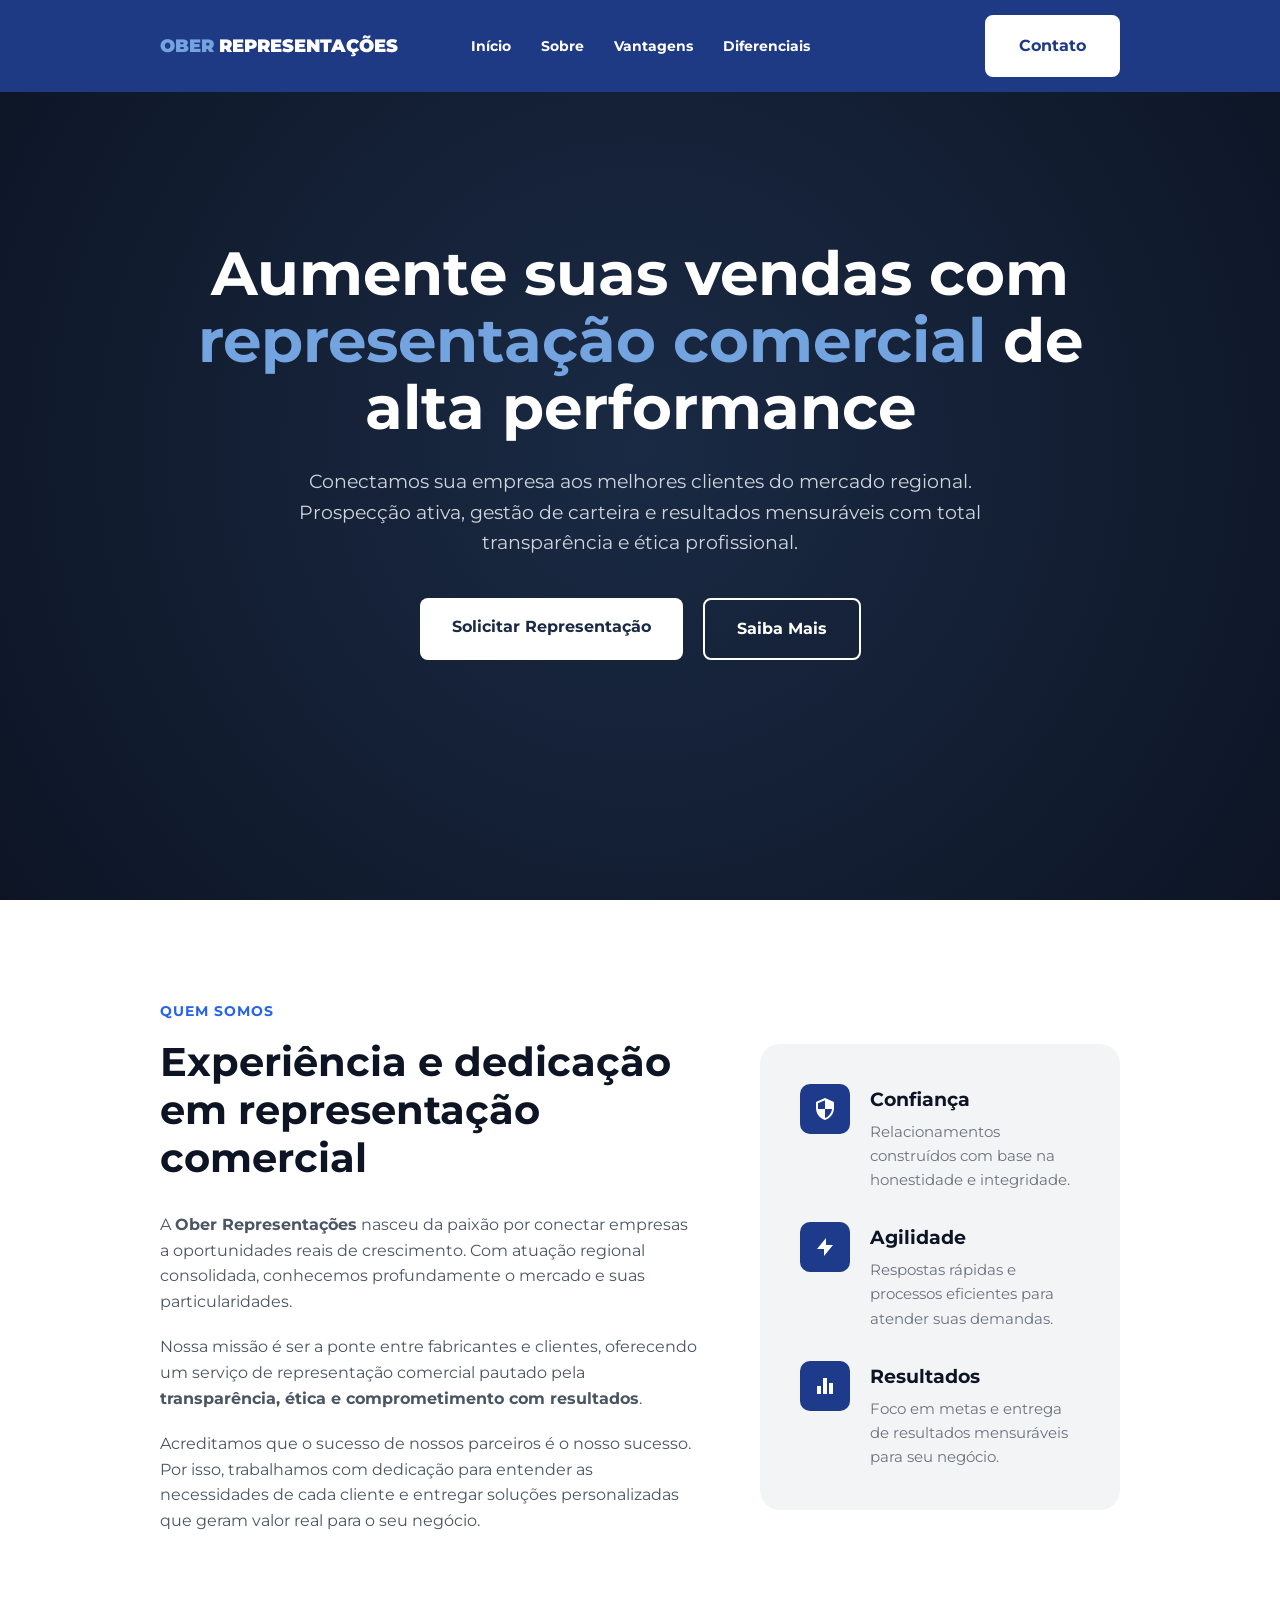
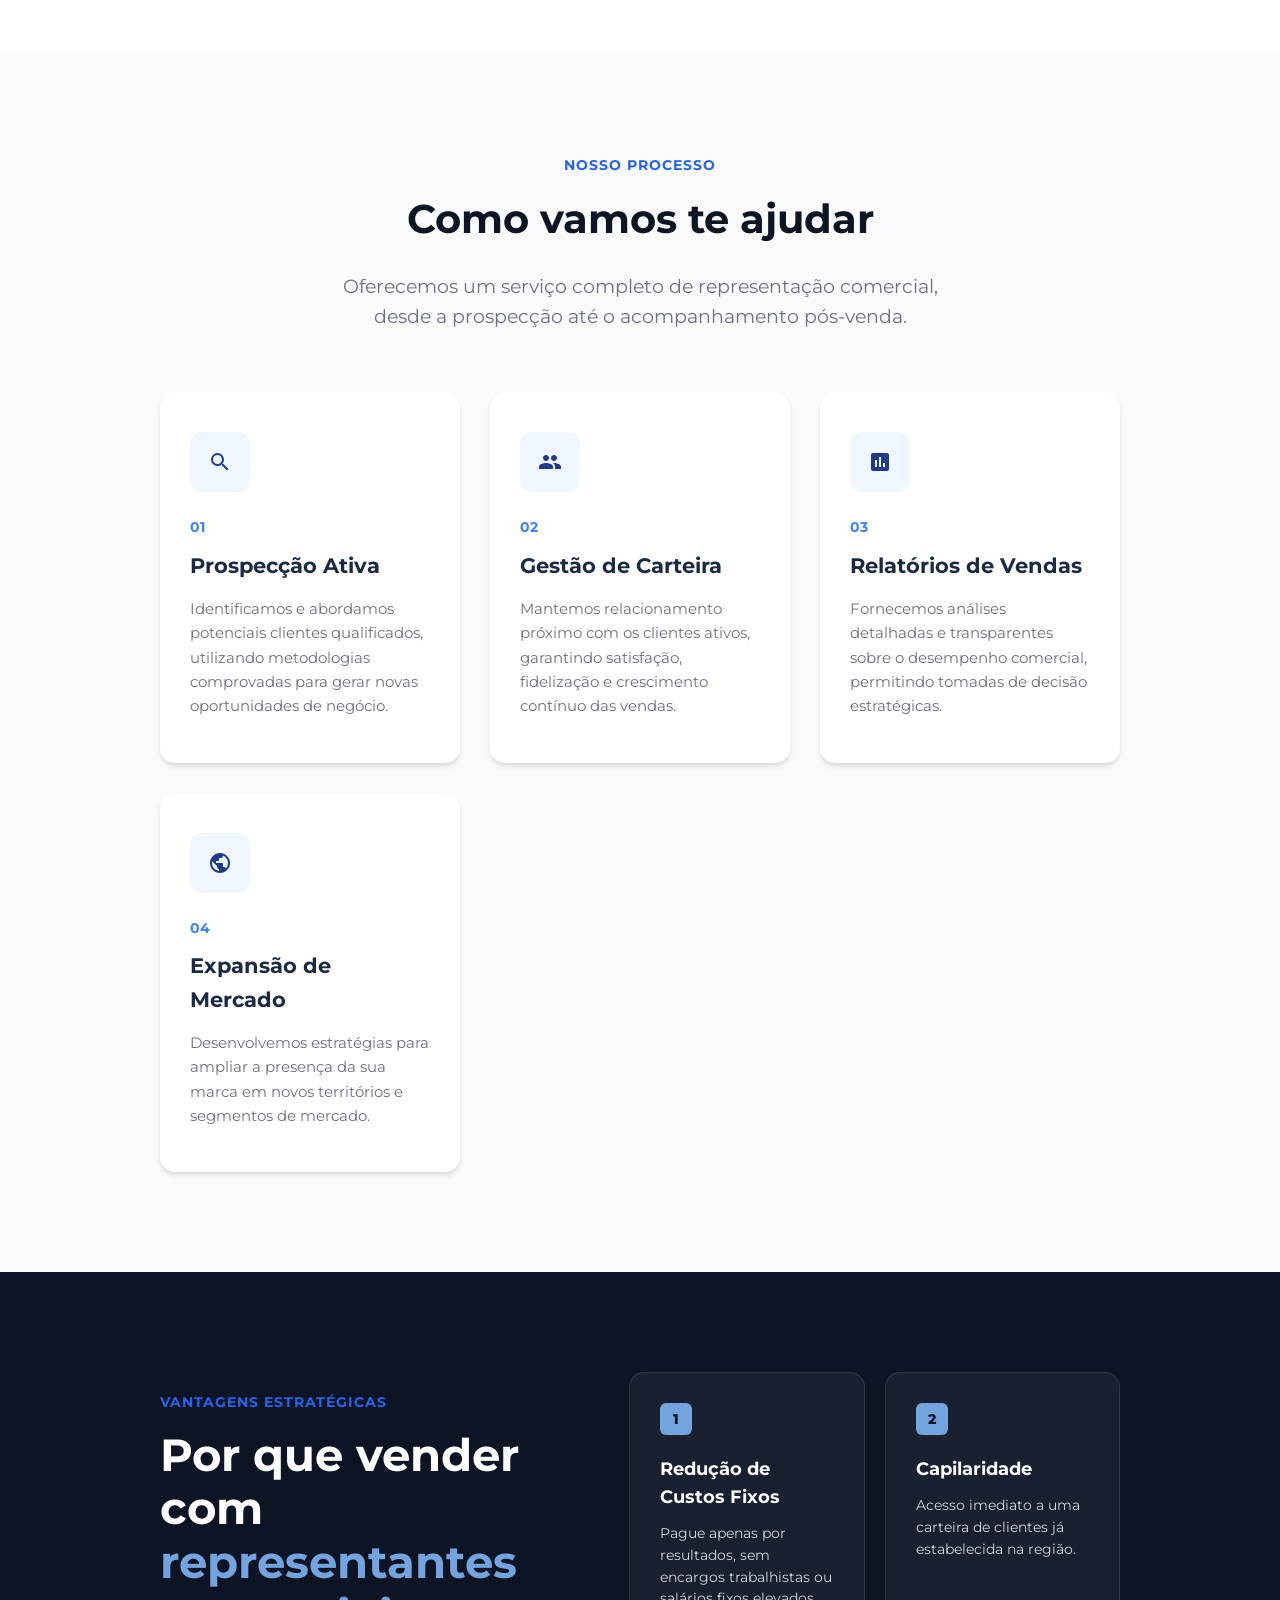
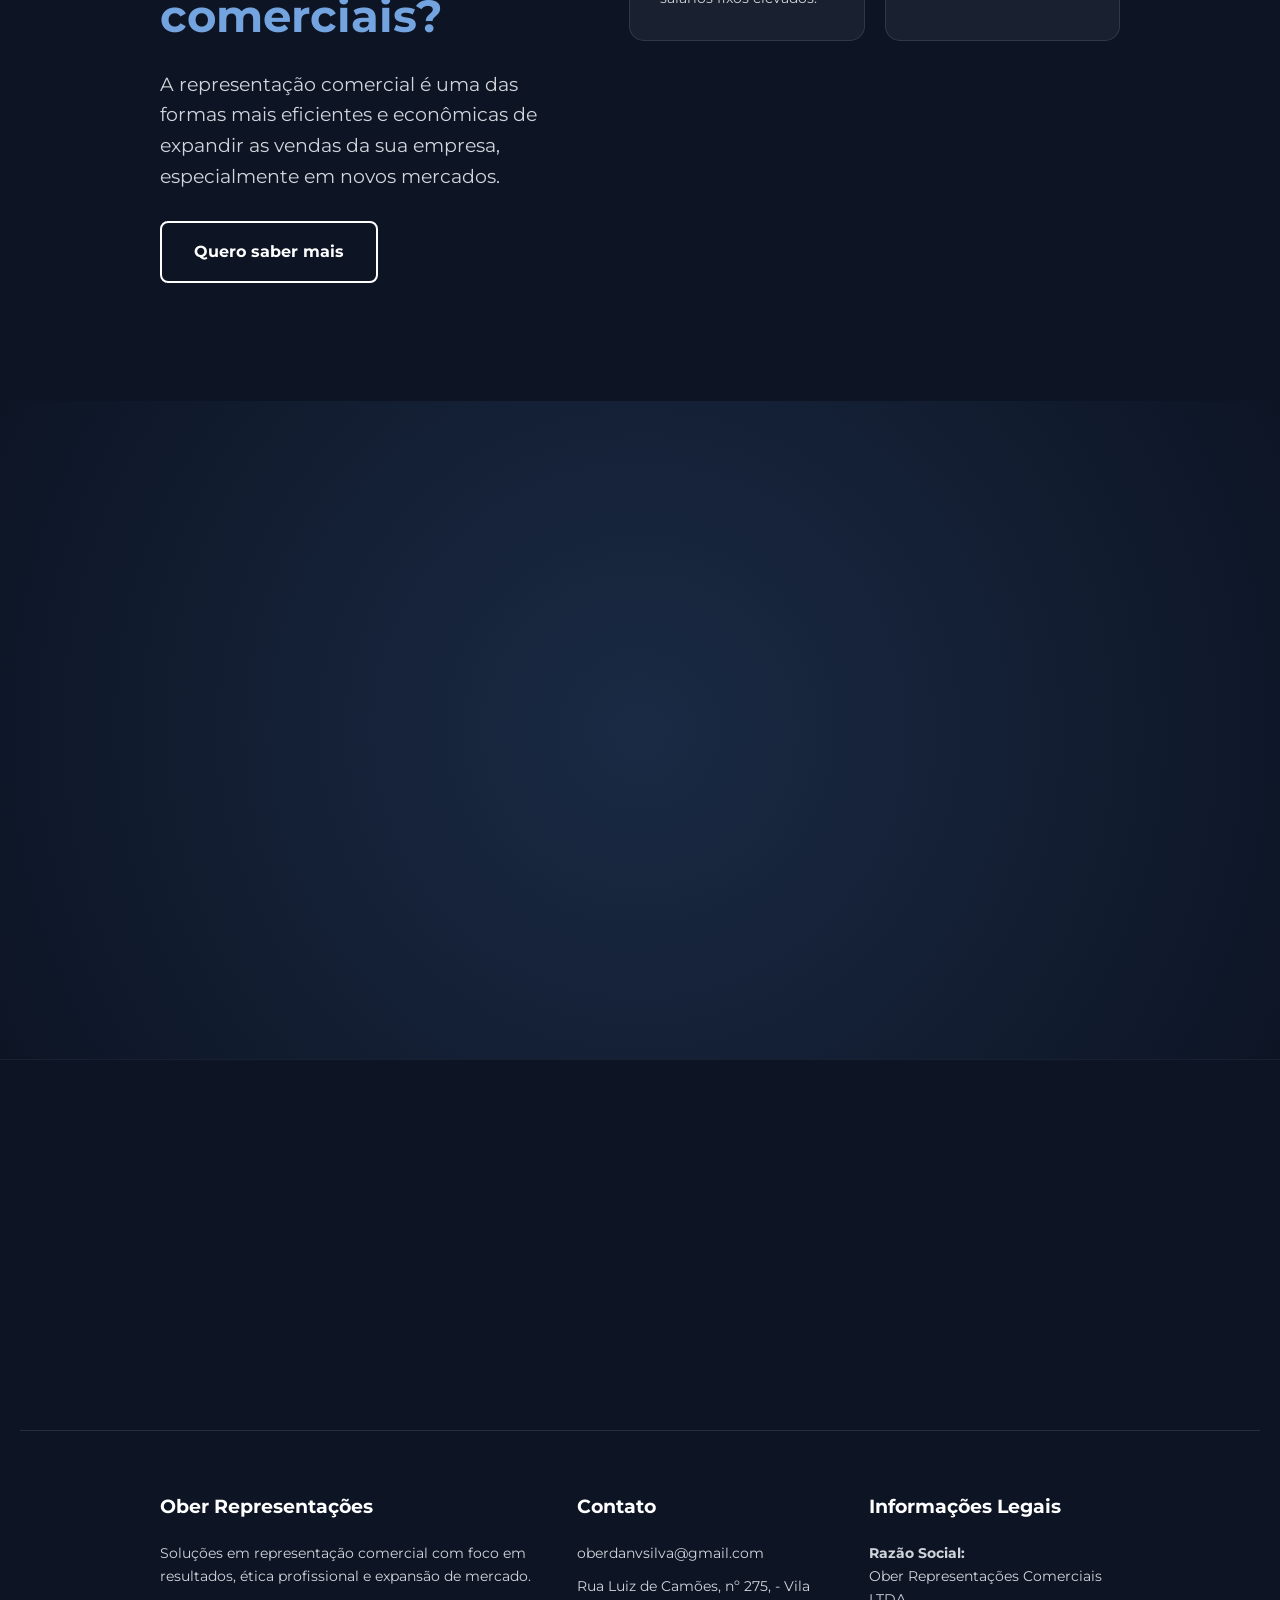
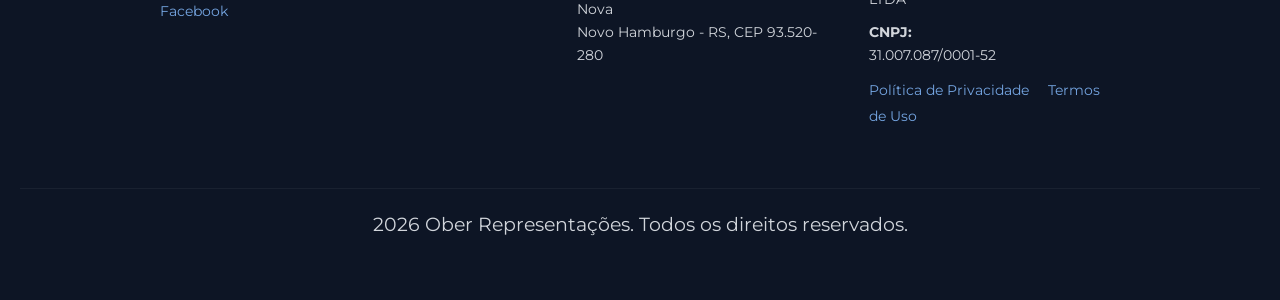
<file: index.html>
<!DOCTYPE html>
<html lang="pt-br">
<head>
    <meta charset="UTF-8">
    <meta name="viewport" content="width=device-width, initial-scale=1.0">
    <meta name="facebook-domain-verification" content="pzdb43v9j60q43bggk90199za7viqd" />
    <title>Landing Page - Representação Comercial</title>
    <link rel="preconnect" href="https://fonts.googleapis.com">
    <link rel="preconnect" href="https://fonts.gstatic.com" crossorigin>
    <link href="https://fonts.googleapis.com/css2?family=Montserrat:wght@400;700&display=swap" rel="stylesheet">
    <link rel="stylesheet" href="style.css">
</head>

<header class="main-header">
    <nav class="container nav-wrapper">
        <div class="logo">
            <span class="highlight">OBER</span> REPRESENTAÇÕES
        </div>
        
        <input type="checkbox" id="menu-toggle" class="menu-toggle">
        
        <label for="menu-toggle" class="mobile-menu-btn">
            <span></span>
            <span></span>
            <span></span>
        </label>

        <ul class="nav-menu">
            <label for="menu-toggle" class="close-menu">✕</label>
            
            <li><a href="#home">Início</a></li>
            <li><a href="#about">Sobre</a></li>
            <li><a href="#advantages">Vantagens</a></li>
            <li><a href="#differentials">Diferenciais</a></li>
            
            <li class="mobile-only-cta">
                <a href="https://wa.me/5199012521" target="_blank" class="btn btn-nav-m">Contato</a>
            </li>
        </ul>

        <div class="nav-cta-desktop">
            <a href="https://wa.me/5199012521" target="_blank" class="btn btn-nav">Contato</a>
        </div>
    </nav>
</header>

<body>

    <section class="hero" id="home">
        <div class="container">
            <h1 class="reveal">
                Aumente suas vendas com <br>
                <span class="highlight">representação comercial</span> de alta performance
            </h1>
            
            <p class="reveal">
                Conectamos sua empresa aos melhores clientes do mercado regional. 
                Prospecção ativa, gestão de carteira e resultados mensuráveis com total 
                transparência e ética profissional.
            </p>

            <div class="cta-group reveal">
                <a href="https://wa.me/5199012521" target="_blank" class="btn btn-primary" id="btn-solicitar">Solicitar Representação</a>
                <a href="#sobre" class="btn btn-outline">Saiba Mais</a>
            </div>
        </div>
    </section>

    <section class="about" id="sobre">
        <div class="container about-grid">
            <div class="about-content">
                <span class="subtitle">QUEM SOMOS</span>
                <h2>Experiência e dedicação em representação comercial</h2>
                <p>A <strong>Ober Representações</strong> nasceu da paixão por conectar empresas a oportunidades reais de crescimento. Com atuação regional consolidada, conhecemos profundamente o mercado e suas particularidades.</p>
                <p>Nossa missão é ser a ponte entre fabricantes e clientes, oferecendo um serviço de representação comercial pautado pela <strong>transparência, ética e comprometimento com resultados</strong>.</p>
                <p>Acreditamos que o sucesso de nossos parceiros é o nosso sucesso. Por isso, trabalhamos com dedicação para entender as necessidades de cada cliente e entregar soluções personalizadas que geram valor real para o seu negócio.</p>
            </div>

            <div class="values-card">
                <div class="value-item">
                    <div class="icon-box">
                        <svg viewBox="0 0 24 24" width="24" height="24" fill="white"><path d="M12 1L3 5v6c0 5.55 3.84 10.74 9 12 5.16-1.26 9-6.45 9-12V5l-9-4zm0 10.99h7c-.53 4.12-3.28 7.79-7 8.94V12H5V6.3l7-3.11v8.8z"/></svg>
                    </div>
                    <div>
                        <h3>Confiança</h3>
                        <p>Relacionamentos construídos com base na honestidade e integridade.</p>
                    </div>
                </div>

                <div class="value-item">
                    <div class="icon-box">
                        <svg viewBox="0 0 24 24" width="24" height="24" fill="white"><path d="M13 10V3L4 14h7v7l9-11h-7z"/></svg>
                    </div>
                    <div>
                        <h3>Agilidade</h3>
                        <p>Respostas rápidas e processos eficientes para atender suas demandas.</p>
                    </div>
                </div>

                <div class="value-item">
                    <div class="icon-box">
                        <svg viewBox="0 0 24 24" width="24" height="24" fill="white"><path d="M10 20h4V4h-4v16zm-6 0h4v-8H4v8zM16 9v11h4V9h-4z"/></svg>
                    </div>
                    <div>
                        <h3>Resultados</h3>
                        <p>Foco em metas e entrega de resultados mensuráveis para seu negócio.</p>
                    </div>
                </div>
            </div>
        </div>
    </section>

    <section class="process" id="processo">
        <div class="container">
            <div class="process-header reveal">
                <span class="subtitle-center">NOSSO PROCESSO</span>
                <h2>Como vamos te ajudar</h2>
                <p>Oferecemos um serviço completo de representação comercial, desde a prospecção até o acompanhamento pós-venda.</p>
            </div>

            <div class="process-grid">
                <div class="process-card reveal">
                    <div class="process-icon">
                        <svg viewBox="0 0 24 24" width="24" height="24" fill="#1e3a8a"><path d="M15.5 14h-.79l-.28-.27A6.471 6.471 0 0 0 16 9.5 6.5 6.5 0 1 0 9.5 16c1.61 0 3.09-.59 4.23-1.57l.27.28v.79l5 4.99L20.49 19l-4.99-5zm-6 0C7.01 14 5 11.99 5 9.5S7.01 5 9.5 5 14 7.01 14 9.5 11.99 14 9.5 14z"/></svg>
                    </div>
                    <span class="process-number">01</span>
                    <h3>Prospecção Ativa</h3>
                    <p>Identificamos e abordamos potenciais clientes qualificados, utilizando metodologias comprovadas para gerar novas oportunidades de negócio.</p>
                </div>

                <div class="process-card reveal">
                    <div class="process-icon">
                        <svg viewBox="0 0 24 24" width="24" height="24" fill="#1e3a8a"><path d="M16 11c1.66 0 2.99-1.34 2.99-3S17.66 5 16 5s-3 1.34-3 3 1.34 3 3 3zm-8 0c1.66 0 2.99-1.34 2.99-3S9.66 5 8 5 5 6.34 5 8s1.34 3 3 3zm0 2c-2.33 0-7 1.17-7 3.5V19h14v-2.5c0-2.33-4.67-3.5-7-3.5zm8 0c-.29 0-.62.02-.97.05 1.16.84 1.97 1.97 1.97 3.45V19h6v-2.5c0-2.33-4.67-3.5-7-3.5z"/></svg>
                    </div>
                    <span class="process-number">02</span>
                    <h3>Gestão de Carteira</h3>
                    <p>Mantemos relacionamento próximo com os clientes ativos, garantindo satisfação, fidelização e crescimento contínuo das vendas.</p>
                </div>

                <div class="process-card reveal">
                    <div class="process-icon">
                        <svg viewBox="0 0 24 24" width="24" height="24" fill="#1e3a8a"><path d="M19 3H5c-1.1 0-2 .9-2 2v14c0 1.1.9 2 2 2h14c1.1 0 2-.9 2-2V5c0-1.1-.9-2-2-2zM9 17H7v-7h2v7zm4 0h-2V7h2v10zm4 0h-2v-4h2v4z"/></svg>
                    </div>
                    <span class="process-number">03</span>
                    <h3>Relatórios de Vendas</h3>
                    <p>Fornecemos análises detalhadas e transparentes sobre o desempenho comercial, permitindo tomadas de decisão estratégicas.</p>
                </div>

                <div class="process-card reveal">
                    <div class="process-icon">
                        <svg viewBox="0 0 24 24" width="24" height="24" fill="#1e3a8a"><path d="M12 2C6.48 2 2 6.48 2 12s4.48 10 10 10 10-4.48 10-10S17.52 2 12 2zm-1 17.93c-3.95-.49-7-3.85-7-7.93 0-.62.08-1.21.21-1.79L9 15v1c0 1.1.9 2 2 2v1.93zm6.9-2.54c-.26-.81-1-1.39-1.9-1.39h-1v-3c0-.55-.45-1-1-1H8v-2h2c.55 0 1-.45 1-1V7h2c1.1 0 2-.9 2-2v-.41c2.93 1.19 5 4.06 5 7.41 0 2.08-.8 3.97-2.1 5.39z"/></svg>
                    </div>
                    <span class="process-number">04</span>
                    <h3>Expansão de Mercado</h3>
                    <p>Desenvolvemos estratégias para ampliar a presença da sua marca em novos territórios e segmentos de mercado.</p>
                </div>
            </div>
        </div>
    </section>

    <section class="advantages">
        <div class="container advantages-grid">
            <div class="advantages-content reveal">
                <span class="subtitle">VANTAGENS ESTRATÉGICAS</span>
                <h2>Por que vender com <span class="highlight">representantes comerciais?</span></h2>
                <p>
                    A representação comercial é uma das formas mais eficientes e econômicas de expandir as vendas da sua empresa, especialmente em novos mercados.
                </p>
                <a href="https://wa.me/5199012521" target="_blank" class="btn btn-outline">Quero saber mais</a>
            </div>

            <div class="cards-wrapper">
                <div class="card-advantage reveal">
                    <div class="card-num">1</div>
                    <h3>Redução de Custos Fixos</h3>
                    <p>Pague apenas por resultados, sem encargos trabalhistas ou salários fixos elevados.</p>
                </div>
                <div class="card-advantage reveal">
                    <div class="card-num">2</div>
                    <h3>Capilaridade</h3>
                    <p>Acesso imediato a uma carteira de clientes já estabelecida na região.</p>
                </div>
                <div class="card-advantage reveal">
                    <div class="card-num">3</div>
                    <h3>Conhecimento</h3>
                    <p>Expertise sobre as particularidades e hábitos de compra do mercado local.</p>
                </div>
                <div class="card-advantage reveal">
                    <div class="card-num">4</div>
                    <h3>Flexibilidade</h3>
                    <p>Ajuste sua estratégia comercial rapidamente conforme as demandas do mercado.</p>
                </div>
            </div>
        </div>
    </section>

    <section class="differentials">
        <div class="container differentials-grid">
            <div class="differentials-content reveal">
                <span class="subtitle" style="color: var(--blue-light);">DIFERENCIAIS</span>
                <h2>Benefícios de contratar a <span class="highlight">Ober Representações</span></h2>
                <p>
                    Escolher o parceiro certo faz toda a diferença no sucesso das suas vendas. Conheça os diferenciais que fazem da Ober a melhor escolha para sua representação comercial.
                </p>
                <a href="https://wa.me/5199012521" target="_blank" class="btn btn-primary">Falar com Consultor &rarr;</a>
            </div>

            <div class="benefits-card reveal">
                <ul class="benefits-list">
                    <li><i class="check-icon"></i> Atendimento personalizado e dedicado ao seu negócio</li>
                    <li><i class="check-icon"></i> Foco em metas e resultados mensuráveis</li>
                    <li><i class="check-icon"></i> Ética profissional em todas as negociações</li>
                    <li><i class="check-icon"></i> Rede de contatos consolidada na região</li>
                    <li><i class="check-icon"></i> Comunicação transparente e relatórios periódicos</li>
                    <li><i class="check-icon"></i> Conhecimento profundo do mercado regional</li>
                    <li><i class="check-icon"></i> Flexibilidade para adaptar estratégias de vendas</li>
                    <li><i class="check-icon"></i> Comprometimento com o sucesso do parceiro</li>
                </ul>
            </div>
        </div>
    </section>

    <footer class="main-footer">
        <div class="container footer-cta reveal">
            <h2>Pronto para expandir suas vendas?</h2>
            <p>Entre em contato conosco e descubra como a Ober Representações pode impulsionar os resultados do seu negócio.</p>
            
            <div class="footer-btns">
                <a href="mailto:oberdanvsilva@gmail.com" class="btn btn-email">
                    <i class="icon-mail"></i> Enviar E-mail
                </a>
                <a href="https://wa.me/5199012521" target="_blank" class="btn btn-whatsapp">
                    <i class="icon-whatsapp"></i> WhatsApp
                </a>
            </div>
        </div>

        <hr class="footer-divider">

        <div class="container footer-grid">
            <div class="footer-col">
                <h3>Ober Representações</h3>
                <p>Soluções em representação comercial com foco em resultados, ética profissional e expansão de mercado.</p>
                <div class="social-links">
                    <a href="https://www.facebook.com/profile.php?id=61586186010466&rdid=qK2szHf8eLRn5fPp&share_url=https%3A%2F%2Fwww.facebook.com%2Fshare%2F1DCUxrH1dF%2F#" target="_blank" class="social-icon">Facebook</a>
                </div>
            </div>

            <div class="footer-col">
                <h4>Contato</h4>
                <ul class="contact-info">
                    <li>oberdanvsilva@gmail.com</li>
                    <li>Rua Luiz de Camões, nº 275, - Vila Nova<br>Novo Hamburgo - RS, CEP 93.520-280</li>
                </ul>
            </div>

            <div class="footer-col">
                <h4>Informações Legais</h4>
                <p><strong>Razão Social:</strong><br>Ober Representações Comerciais LTDA</p>
                <p><strong>CNPJ:</strong><br>31.007.087/0001-52</p>
                <div class="legal-links">
                    <a href="#">Política de Privacidade</a>
                    <a href="#">Termos de Uso</a>
                </div>
            </div>
        </div>

        <div class="footer-bottom">
            <p>2026 Ober Representações. Todos os direitos reservados.</p>
        </div>
    </footer>

    <script src="script.js"></script>
</body>

</html>
</file>
<file: style.css>
/* Reset básico */
* {
    margin: 0;
    padding: 0;
    box-sizing: border-box;
}

:root {
    --bg-gradient: radial-gradient(circle at center, #1a2a44 0%, #0d1525 100%);
    --blue-light: #74a4e0;
    --white: #ffffff;
    --text-gray: #d1d5db;
    --transition: all 0.3s ease;
}

body {
    font-family: 'Montserrat', sans-serif;
    background-color: #0d1525;
    color: var(--white);
    line-height: 1.6;
}

.container {
    width: 100%;
    max-width: 1200px; /* Ou o valor que você definiu */
    margin: 0 auto;
    padding: 0 20px; /* Adiciona 20px de espaço nas laterais */
}

/* Header Principal */
.main-header {
    position: fixed;
    top: 0;
    left: 0;
    width: 100%;
    z-index: 1000;
    padding: 15px 0;
    background: #1E3A85;
    display: flex;
    justify-content: center;
}

.nav-wrapper {
    display: flex;
    justify-content: space-between; /* Esquerda | Centro | Direita */
    align-items: center;
    width: 100%;
}

/* 1. Logo (Peso 900) */
.logo {
    font-weight: 900;
    font-size: 1.1rem;
    color: #ffffff;
    flex: 1; /* Garante espaço à esquerda */
}

/* 2. Menu Central (Peso 700) */
.nav-menu {
    display: flex;
    list-style: none;
    gap: 30px;
    flex: 2; /* Ocupa o centro */
    justify-content: center;
}

.nav-menu a {
    text-decoration: none;
    color: #ffffff;
    font-weight: 700;
    font-size: 0.9rem;
    transition: 0.3s;
}

/* 3. CTA (Direita e Estreito) */
.nav-cta-desktop {
    flex: 1; /* Garante espaço à direita */
    display: flex;
    justify-content: flex-end;
}

.btn-nav {
    background-color: #ffffff;
    color: #1E3A85;
    padding: 8px 18px;
    border-radius: 6px;
    font-weight: 700;
    text-decoration: none;
    border: 2px solid #ffffff;
    transition: 0.3s;
}

.btn-nav:hover {
    background-color: transparent;
    color: #ffffff;
}

.btn-nav-m {    
    color: #1E3A85;
    padding: 8px 18px;
    border-radius: 6px;
    font-weight: 700;
    text-decoration: none;
    border: 2px solid #ffffff;
    transition: 0.3s;
}

.btn-nav-m:hover {
    background-color: transparent;
    color: #ffffff;
}

/* --- LÓGICA RESPONSIVA --- */
.menu-toggle { display: none; }
.close-menu { display: none; } /* Escondido no desktop */
.mobile-only-cta { display: none; }

@media (max-width: 992px) {
    .nav-cta-desktop { display: none; }
    .mobile-only-cta { display: block; margin-top: 20px; }

    /* Hambúrguer */
    .mobile-menu-btn {
        display: flex;
        flex-direction: column;
        gap: 5px;
        cursor: pointer;
    }

    .mobile-menu-btn span {
        width: 25px;
        height: 3px;
        background: #ffffff;
    }

    /* Drawer Mobile */
    .nav-menu {
        position: fixed;
        top: 0;
        right: -100%; /* Escondido lateralmente */
        width: 100%; /* Ocupa tela toda ou 80% conforme preferir */
        height: 100vh;
        background: #1E3A85;
        flex-direction: column;
        justify-content: center;
        align-items: center;
        transition: 0.4s cubic-bezier(0.4, 0, 0.2, 1);
        z-index: 2000;
    }

    .menu-toggle:checked ~ .nav-menu {
        right: 0;
    }

    /* Botão "X" de fechar no mobile */
    .close-menu {
        display: block;
        position: absolute;
        top: 20px;
        right: 25px;
        font-size: 2rem;
        color: #ffffff;
        cursor: pointer;
    }
}

/* Estilos da Seção Hero */
.hero {
    min-height: 100vh;
    display: flex;
    justify-content: center;
    align-items: center;
    text-align: center;
    padding: 20px;
    background: var(--bg-gradient);
    position: relative;
    overflow: hidden;
}

/* Efeito de partículas/textura no fundo */
.hero::before {
    content: "";
    position: absolute;
    top: 0; left: 0; width: 100%; height: 100%;
    background-image: url('https://www.transparenttextures.com/patterns/stardust.png');
    opacity: 0.2;
    pointer-events: none;
}

.container {
    max-width: 1000px;
    z-index: 1;
}

h1 {
    font-size: clamp(2rem, 5vw, 3.8rem);
    font-weight: 700;
    line-height: 1.1;
    margin-bottom: 25px;
}

.highlight {
    color: var(--blue-light);
}

p {
    font-size: clamp(1rem, 2vw, 1.2rem);
    max-width: 750px;
    margin: 0 auto 40px auto;
    color: var(--text-gray);
}

.cta-group {
    display: flex;
    gap: 20px;
    justify-content: center;
    flex-wrap: wrap;
}

/* Botões */
.btn {
    padding: 16px 32px;
    border-radius: 8px;
    font-weight: 700;
    text-decoration: none;
    font-size: 1rem;
    transition: var(--transition);
    display: inline-block;
}

.btn-primary {
    background-color: var(--white);
    color: #1a2a44;
}

.btn-primary:hover {
    background-color: #e2e8f0;
    transform: translateY(-3px);
    box-shadow: 0 10px 20px rgba(0,0,0,0.2);
}

.btn-outline {
    background-color: transparent;
    border: 2px solid var(--white);
    color: var(--white);
}

.btn-outline:hover {
    background-color: rgba(255, 255, 255, 0.1);
    transform: translateY(-3px);
}

/* Classes para animação de entrada */
.reveal {
    opacity: 0;
    transform: translateY(30px);
    transition: all 0.8s ease-out;
}

.reveal.active {
    opacity: 1;
    transform: translateY(0);
}

@media (max-width: 768px) {
    .cta-group {
        flex-direction: column;
        align-items: stretch;
    }
}

/* Estilos da Seção Sobre */
.about {
    padding: 100px 20px;
    background-color: #ffffff;
    color: #1a2a44;
}

.about-grid {
    display: grid;
    grid-template-columns: 1.2fr 0.8fr;
    gap: 60px;
    align-items: center;
    text-align: left;
}

.subtitle {
    color: #2563eb;
    font-weight: 700;
    font-size: 0.9rem;
    letter-spacing: 1px;
    display: block;
    margin-bottom: 15px;
}

.about-content h2 {
    font-size: 2.5rem;
    line-height: 1.2;
    margin-bottom: 30px;
    color: #0d1525;
}

.about-content p {
    color: #4b5563;
    margin-bottom: 20px;
    font-size: 1rem;
    text-align: left;
}

/* Card de Valores lateral */
.values-card {
    background-color: #f3f4f6;
    padding: 40px;
    border-radius: 20px;
}

.value-item {
    display: flex;
    gap: 20px;
    margin-bottom: 30px;
}

.value-item:last-child {
    margin-bottom: 0;
}

.icon-box {
    background-color: #1e3a8a;
    width: 50px;
    height: 50px;
    min-width: 50px;
    border-radius: 10px;
    display: flex;
    align-items: center;
    justify-content: center;
}

.value-item h3 {
    font-size: 1.2rem;
    margin-bottom: 5px;
    color: #0d1525;
}

.value-item p {
    font-size: 0.95rem;
    color: #6b7280;
    margin: 0;
}

/* Responsividade para a seção Sobre */
@media (max-width: 992px) {
    .about-grid {
        grid-template-columns: 1fr;
        gap: 40px;
    }
    
    .about-content h2 {
        font-size: 2rem;
    }
}

/* Estilos da Seção Processo */
.process {
    padding: 100px 20px;
    background-color: #f9fafb; /* Fundo levemente cinza para destacar os cards brancos */
}

.process-header {
    text-align: center;
    margin-bottom: 60px;
}

.subtitle-center {
    color: #2563eb;
    font-weight: 700;
    font-size: 0.9rem;
    letter-spacing: 1px;
    display: block;
    margin-bottom: 10px;
}

.process-header h2 {
    font-size: 2.5rem;
    color: #0d1525;
    margin-bottom: 20px;
}

.process-header p {
    color: #6b7280;
    max-width: 600px;
    margin: 0 auto;
}

/* Grid de Cards */
.process-grid {
    display: grid;
    grid-template-columns: repeat(auto-fit, minmax(250px, 1fr));
    gap: 30px;
    max-width: 1200px;
    margin: 0 auto;
}

.process-card {
    background: #ffffff;
    padding: 40px 30px;
    border-radius: 15px;
    box-shadow: 0 4px 6px -1px rgba(0, 0, 0, 0.1), 0 2px 4px -1px rgba(0, 0, 0, 0.06);
    transition: var(--transition);
    text-align: left;
    position: relative;
    border-bottom: 4px solid transparent;
}

.process-card:hover {
    transform: translateY(-10px);
    box-shadow: 0 20px 25px -5px rgba(0, 0, 0, 0.1);
    border-color: #2563eb;
}

.process-icon {
    background-color: #eff6ff;
    width: 60px;
    height: 60px;
    border-radius: 12px;
    display: flex;
    align-items: center;
    justify-content: center;
    margin-bottom: 25px;
}

.process-number {
    display: block;
    color: #3b82f6;
    font-weight: 700;
    font-size: 0.85rem;
    margin-bottom: 10px;
}

.process-card h3 {
    font-size: 1.3rem;
    color: #1a2a44;
    margin-bottom: 15px;
}

.process-card p {
    font-size: 0.95rem;
    color: #6b7280;
    line-height: 1.6;
    margin: 0;
}

@media (max-width: 768px) {
    .process-header h2 { font-size: 2rem; }
}

/* Seção de Vantagens - Adaptada ao seu CSS */
.advantages {
    padding: 100px 20px;
    background-color: #0d1525; /* Mantendo o tom dark do seu body */
    color: var(--white);
}

.advantages-grid {
    display: grid;
    grid-template-columns: 1fr 1.2fr;
    gap: 60px;
    align-items: center;
    text-align: left;
    margin: 0 auto;
}

.advantages-content h2 {
    font-size: clamp(2rem, 4vw, 2.8rem);
    line-height: 1.2;
    margin-bottom: 25px;
}

.advantages-content p {
    margin: 0 0 30px 0; /* Sobrescrevendo o margin: 0 auto do seu CSS original */
    text-align: left;
}

/* Grid de Cards */
.cards-wrapper {
    display: grid;
    grid-template-columns: repeat(2, 1fr);
    gap: 20px;
}

.card-advantage {
    background: rgba(255, 255, 255, 0.05); /* Efeito sutil de vidro */
    padding: 30px;
    border-radius: 15px;
    border: 1px solid rgba(255, 255, 255, 0.1);
    transition: var(--transition);
}

.card-advantage:hover {
    background: rgba(255, 255, 255, 0.08);
    transform: translateY(-5px);
    border-color: var(--blue-light);
}

.card-num {
    background-color: var(--blue-light);
    color: #0d1525;
    width: 32px;
    height: 32px;
    display: flex;
    align-items: center;
    justify-content: center;
    border-radius: 6px;
    font-weight: 800;
    margin-bottom: 20px;
    font-size: 0.9rem;
}

.card-advantage h3 {
    font-size: 1.1rem;
    margin-bottom: 12px;
    color: var(--white);
}

.card-advantage p {
    font-size: 0.9rem;
    color: var(--text-gray);
    margin: 0;
    line-height: 1.5;
}

/* Ajustes de Responsividade */
@media (max-width: 992px) {
    .advantages-grid {
        grid-template-columns: 1fr;
        text-align: center;
    }
    
    .advantages-content p {
        text-align: center;
        margin: 0 auto 30px auto;
    }

    .cards-wrapper {
        grid-template-columns: 1fr; /* Cards em coluna no mobile */
    }
}

/* Seção Diferenciais */
.differentials {
    padding: 100px 20px;
    background-color: #1a2a44; /* Tom azul do seu gradiente */
    background: var(--bg-gradient);
    color: var(--white);
}

.differentials-grid {
    display: grid;
    grid-template-columns: 1fr 1.2fr;
    gap: 50px;
    align-items: center;
}

.differentials-content h2 {
    font-size: clamp(2rem, 4vw, 2.8rem);
    margin-bottom: 25px;
    line-height: 1.1;
}

.differentials-content p {
    text-align: left;
    margin: 0 0 35px 0;
    color: var(--text-gray);
}

/* Card com efeito Glassmorphism */
.benefits-card {
    background: rgba(255, 255, 255, 0.05);
    padding: 40px;
    border-radius: 20px;
    border: 1px solid rgba(255, 255, 255, 0.1);
    backdrop-filter: blur(10px); /* Opcional: efeito de desfoque no fundo */
}

.benefits-list {
    list-style: none;
    display: grid;
    grid-template-columns: 1fr 1fr; /* Duas colunas como na imagem */
    gap: 20px 30px;
}

.benefits-list li {
    display: flex;
    align-items: flex-start;
    gap: 12px;
    font-size: 0.95rem;
    color: var(--white);
    line-height: 1.4;
}

/* Ícone de Check customizado */
.check-icon {
    width: 20px;
    height: 20px;
    min-width: 20px;
    background-color: var(--blue-light);
    border-radius: 50%;
    position: relative;
    margin-top: 2px;
}

.check-icon::after {
    content: '';
    position: absolute;
    left: 7px;
    top: 3px;
    width: 5px;
    height: 10px;
    border: solid #1a2a44;
    border-width: 0 2px 2px 0;
    transform: rotate(45deg);
}

/* Responsividade */
@media (max-width: 992px) {
    .differentials-grid {
        grid-template-columns: 1fr;
    }
    
    .benefits-list {
        grid-template-columns: 1fr; /* Uma coluna no mobile */
    }
}

/* Footer e CTA Final */
.main-footer {
    background-color: #0d1525;
    padding: 80px 20px 20px 20px;
    color: var(--white);
    border-top: 1px solid rgba(255, 255, 255, 0.05);
}

.footer-cta {
    text-align: center;
    margin-bottom: 60px;
}

.footer-cta h2 {
    font-size: clamp(1.8rem, 3vw, 2.5rem);
    margin-bottom: 20px;
}

.footer-cta p {
    margin: 0 auto 30px auto;
}

/* Botões Customizados do Footer */
.footer-btns {
    display: flex;
    justify-content: center;
    gap: 20px;
    flex-wrap: wrap;
}

.btn-email {
    background-color: #2563eb; /* Azul médio para e-mail */
    color: white;
}

.btn-whatsapp {
    background-color: #22c55e; /* Verde WhatsApp */
    color: white;
}

.footer-divider {
    border: 0;
    border-top: 1px solid rgba(255, 255, 255, 0.1);
    margin: 60px 0;
}

/* Grid de Informações */
.footer-grid {
    display: grid;
    grid-template-columns: 1.5fr 1fr 1fr;
    gap: 40px;
    margin-bottom: 60px;
}

.footer-col h3, .footer-col h4 {
    margin-bottom: 20px;
    font-size: 1.2rem;
}

.footer-col p, .footer-col li {
    font-size: 0.9rem;
    color: var(--text-gray);
    margin-bottom: 10px;
    list-style: none;
}

.legal-links a, .social-links a {
    color: var(--blue-light);
    text-decoration: none;
    font-size: 0.85rem;
    margin-right: 15px;
    transition: var(--transition);
}

.legal-links a:hover {
    text-decoration: underline;
}

.footer-bottom {
    text-align: center;
    border-top: 1px solid rgba(255, 255, 255, 0.05);
    padding-top: 20px;
    font-size: 0.8rem;
    color: #6b7280;
}

/* Responsividade */
@media (max-width: 768px) {
    .footer-grid {
        grid-template-columns: 1fr;
        text-align: center;
    }
    
    .footer-btns {
        flex-direction: column;
    }
}
</file>
